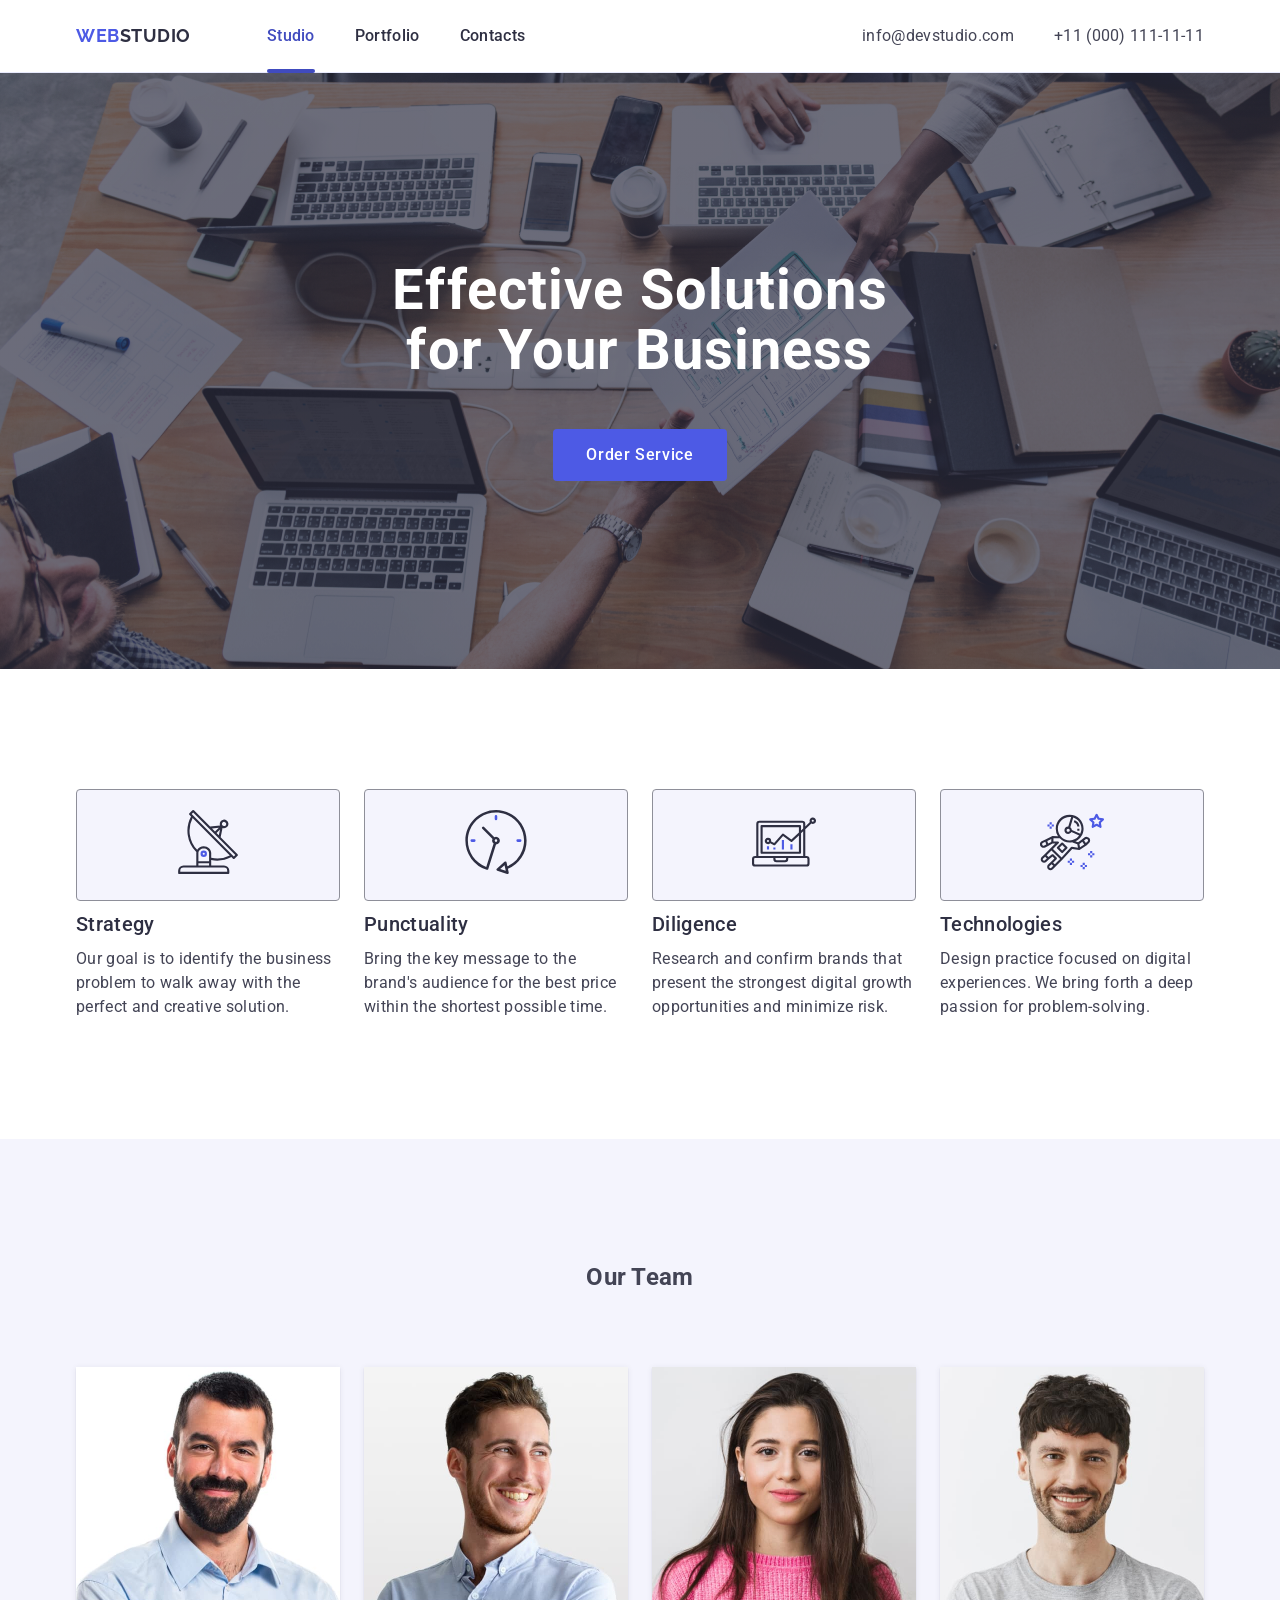
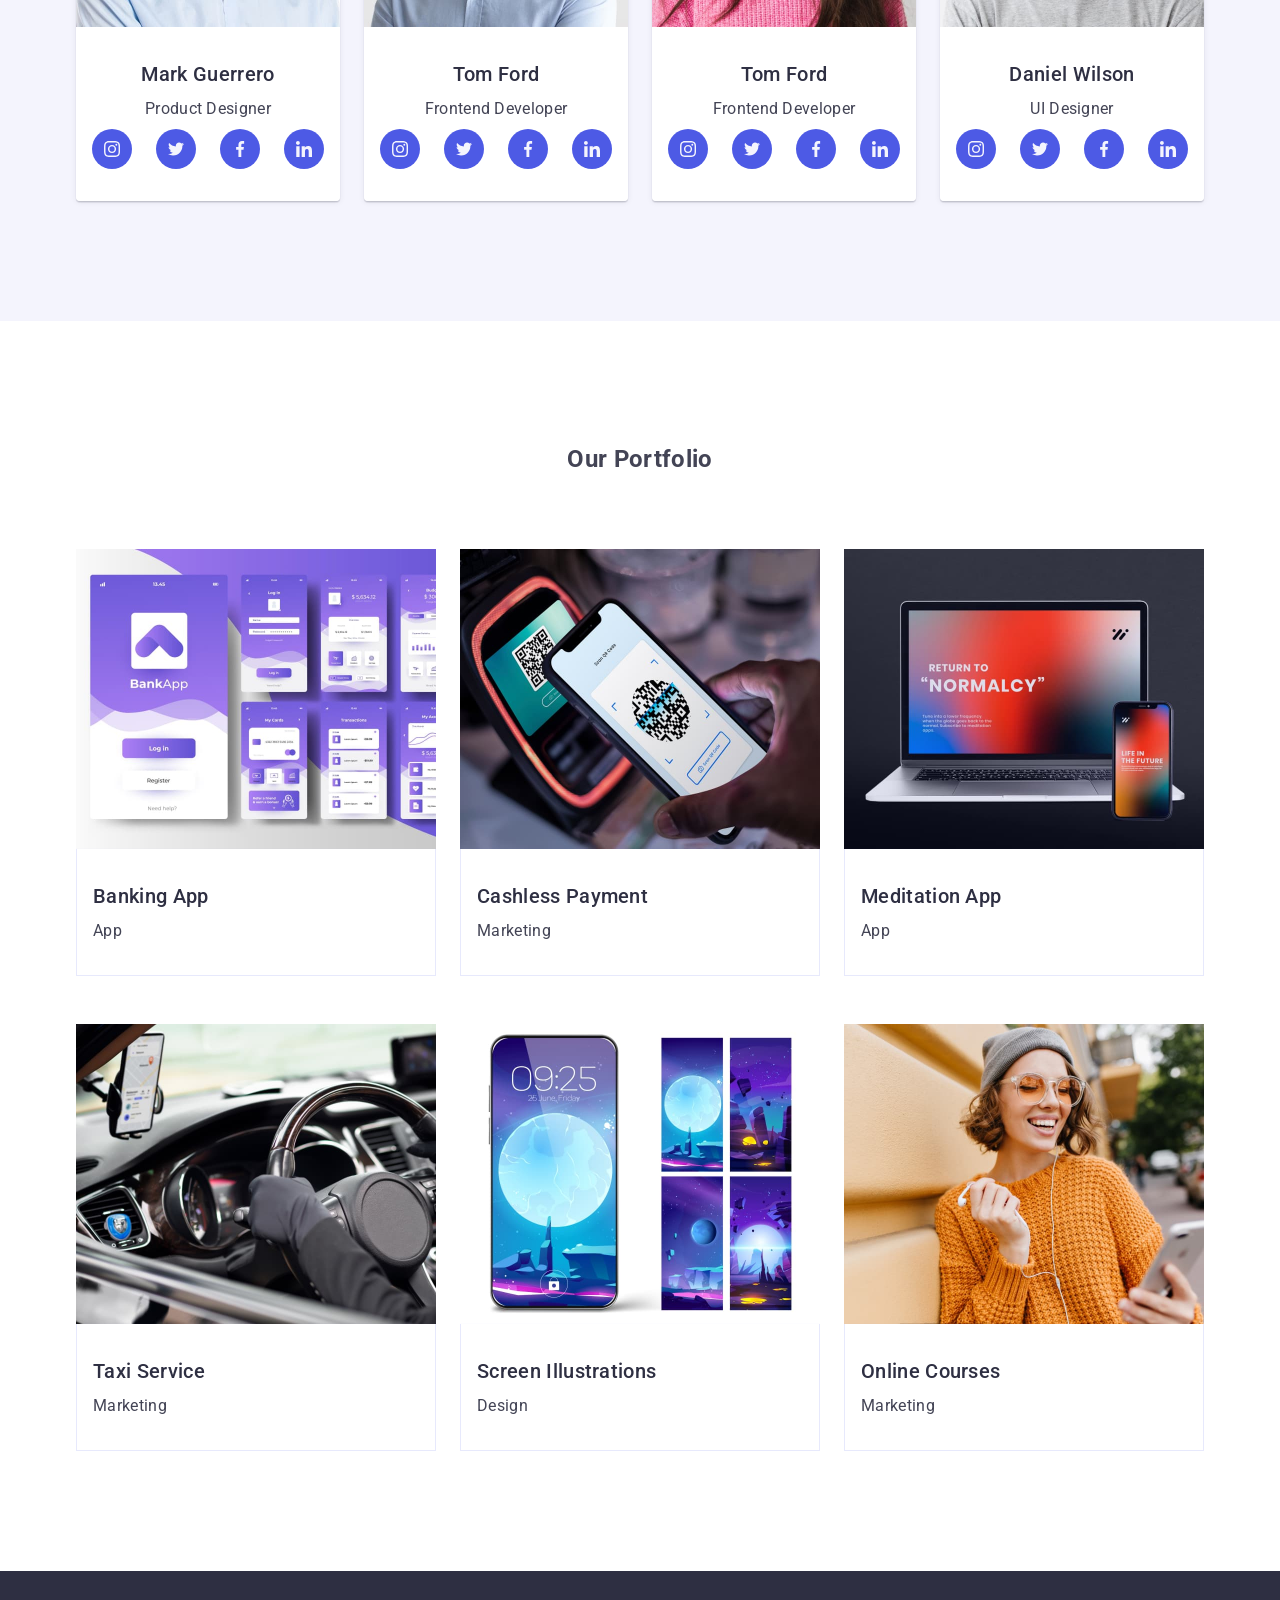
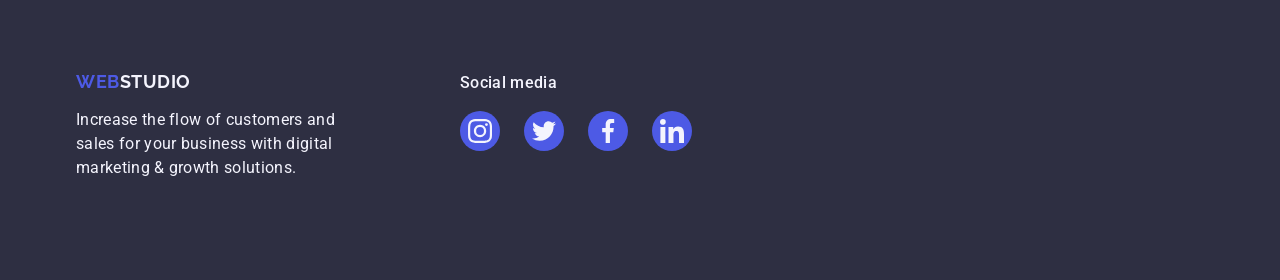
<file: index.html>
<!DOCTYPE html>
<html lang="en">
<head>
    <meta charset="UTF-8">
    <meta name="viewport" content="width=device-width, initial-scale=1.0">
    <title>WebStudio</title>
    <link rel="stylesheet" href="https://cdnjs.cloudflare.com/ajax/libs/modern-normalize/3.0.1/modern-normalize.min.css">
    <link rel="preconnect" href="https://fonts.googleapis.com">
    <link rel="preconnect" href="https://fonts.gstatic.com" crossorigin>
    <link href="https://fonts.googleapis.com/css2?family=Raleway:wght@700&family=Roboto:wght@400;500;700&display=swap"
    rel="stylesheet">
    <link rel="stylesheet" href="./css/styles.css">
</head>
<body>
    <!-- ========= #region header========= -->
        <header class="header-page">
                <div class="container header-container">
                    <nav class="header-nav">
                    <a class="logo logo-header" href="./index.html">Web<span class="logo-part">studio</span></a>
                    <ul class="nav-list">
                        <li class="nav-item studio"><a class="nav-link current" href="./index.html">Studio</a></li>
                        <li class="nav-item"><a class="nav-link" href="">Portfolio</a></li>
                        <li class="nav-item"><a class="nav-link" href="">Contacts</a></li>
                    </ul>
                </nav>

               <address class="contacts">
                <ul class="contacts-list">
                    <li class="contacts-item">
                        <a class="contacts-link" href="mailto:info@devstudio.com">info@devstudio.com</a>
                    </li>
                    <li class="contacts-item">
                        <a class="contacts-link" href="tel:++11(000)1111111">+11 (000) 111-11-11</a>
                    </li>
                </ul>
               </address>
            </div>
        </header>
        <!-- ========= #endregion header========= -->
        <main>
            <!-- ==========#region hero========== -->
            <section class="section section-hero">
                <div class="container">
                    <h1 class="title-hero">Effective Solutions<br>
                        for Your Business</h1>
                    <button class="button-hero" type="button">Order Service</button>
                </div>
            </section>
            <!--======== #endregion hero ======-->

            <!-- ==========#region our-benefits======== -->
            <section class="section">
               <div class="container">
                <h2 class="visually-hidden">Our Benefits</h2>
            <ul class="list-benefits">
                <li class="item-benefits">
                    <div class="benefits-svg-container">
                        <a class="benefits-svg-link" href="">
                            <svg class="bnf-icon" width="64" height="64">
                                <use href="./images/icons.svg#icon-antenna"></use>
                            </svg>
                        </a>
                    </div>
                    <h3 class="list-title">Strategy</h3>
                    <p class="text-benefits">Our goal is to identify the business
                        problem to walk away with the perfect and creative solution.</p>
                </li>
                <li class="item-benefits">
                    <div class="benefits-svg-container">
                        <a class="benefits-svg-link" href="">
                            <svg class="bnf-icon" width="64" height="64">
                                <use href="./images/icons.svg#icon-clock"></use>
                            </svg>
                        </a>
                    </div>
                    <h3 class="list-title">Punctuality</h3>
                    <p class="text-benefits">Bring the key message to the brand's audience for the best price within the shortest possible time.</p>
                </li>
                <li class="item-benefits">
                    <div class="benefits-svg-container">
                        <a class="benefits-svg-link" href="">
                            <svg class="bnf-icon" width="64" height="64">
                                <use href="./images/icons.svg#icon-diagram"></use>
                            </svg>
                        </a>
                    </div>
                    <h3 class="list-title">Diligence</h3>
                    <p class="text-benefits">Research and confirm brands that present the strongest digital growth opportunities and minimize risk.</p>
                </li>
                <li class="item-benefits">
                    <div class="benefits-svg-container">
                        <a class="benefits-svg-link" href="">
                            <svg class="bnf-icon" width="64" height="64">
                                <use href="./images/icons.svg#icon-astronaut"></use>
                            </svg>
                        </a>
                    </div>
                    <h3 class="list-title">Technologies</h3>
                    <p class="text-benefits">Design practice focused on digital experiences. We bring forth a deep passion for problem-solving.</p>
                </li>
            </ul>
                </div>
            </section>
            <!-- ======#endregion our-benefits=======-->

            <!-- ============#region our-team========== -->

            <section class="section section-team">
                <div class="container">
                    <h2 class="section-title">Our Team</h2>
                    <ul class="list-team">
                        <li class="item-list-team">
                            <img src="./images/Mark.jpg" alt="man with a beard" width="264" height="260">
                            <div class="text-team-content">
                                <h3 class="list-title">Mark Guerrero</h3>
                                <p class="text-team">Product Designer</p>
                                <ul class="list-team-socials">
                                    <li class="item-team-socials">
                                        <a class="link-socials">
                                            <svg class="svg-socials" width="16" height="16">
                                                <use href="./images/icons.svg#icon-instagram"></use>
                                            </svg>
                                        </a>
                                    </li>
                                    <li class="item-team-socials">
                                        <a class="link-socials">
                                            <svg class="svg-socials" width="16" height="16">
                                                <use href="./images/icons.svg#icon-twitter"></use>
                                            </svg>
                                        </a>
                                    </li>
                                    <li class="item-team-socials">
                                        <a class="link-socials">
                                            <svg class="svg-socials" width="16" height="16">
                                                <use href="./images/icons.svg#icon-facebook"></use>
                                            </svg>
                                        </a>
                                    </li>
                                    <li class="item-team-socials">
                                        <a class="link-socials">
                                            <svg class="svg-socials" width="16" height="16">
                                                <use href="./images/icons.svg#icon-linkedin"></use>
                                            </svg>
                                        </a>
                                    </li>
                
                                </ul>
                            </div>
                        </li>
                        <li class="item-list-team">
                            <img src="./images/Tom.jpg" alt="man with a smile" width="264" height="260">
                            <div class="text-team-content">
                                <h3 class="list-title">Tom Ford</h3>
                                <p class="text-team">Frontend Developer</p>
                                 <ul class="list-team-socials">
                                    <li class="item-team-socials">
                                        <a class="link-socials">
                                            <svg class="svg-socials" width="16" height="16">
                                                <use href="./images/icons.svg#icon-instagram"></use>
                                            </svg>
                                        </a>
                                    </li>
                                    <li class="item-team-socials">
                                        <a class="link-socials">
                                            <svg class="svg-socials" width="16" height="16">
                                                <use href="./images/icons.svg#icon-twitter"></use>
                                            </svg>
                                        </a>
                                    </li>
                                    <li class="item-team-socials">
                                        <a class="link-socials">
                                            <svg class="svg-socials" width="16" height="16">
                                                <use href="./images/icons.svg#icon-facebook"></use>
                                            </svg>
                                        </a>
                                    </li>
                                    <li class="item-team-socials">
                                        <a class="link-socials">
                                            <svg class="svg-socials" width="16" height="16">
                                                <use href="./images/icons.svg#icon-linkedin"></use>
                                            </svg>
                                        </a>
                                    </li>
                
                                </ul>
                            </div>
                        </li>
                        <li class="item-list-team">
                            <img src="./images/Camila.jpg" alt="young lady" width="264" height="260">
                            <div class="text-team-content">
                                <h3 class="list-title">Tom Ford</h3>
                                <p class="text-team">Frontend Developer</p>
                                 <ul class="list-team-socials">
                                    <li class="item-team-socials">
                                        <a class="link-socials">
                                            <svg class="svg-socials" width="16" height="16">
                                                <use href="./images/icons.svg#icon-instagram"></use>
                                            </svg>
                                        </a>
                                    </li>
                                    <li class="item-team-socials">
                                        <a class="link-socials">
                                            <svg class="svg-socials" width="16" height="16">
                                                <use href="./images/icons.svg#icon-twitter"></use>
                                            </svg>
                                        </a>
                                    </li>
                                    <li class="item-team-socials">
                                        <a class="link-socials">
                                            <svg class="svg-socials" width="16" height="16">
                                                <use href="./images/icons.svg#icon-facebook"></use>
                                            </svg>
                                        </a>
                                    </li>
                                    <li class="item-team-socials">
                                        <a class="link-socials">
                                            <svg class="svg-socials" width="16" height="16">
                                                <use href="./images/icons.svg#icon-linkedin"></use>
                                            </svg>
                                        </a>
                                    </li>
                
                                </ul>
                            </div>
                        </li>
                        <li class="item-list-team">
                            <img src="./images/Daniel.jpg" alt="young man" width="264" height="260">
                            <div class="text-team-content">
                                <h3 class="list-title">Daniel Wilson</h3>
                                <p class="text-team">UI Designer</p>
                                 <ul class="list-team-socials">
                                    <li class="item-team-socials">
                                        <a class="link-socials">
                                            <svg class="svg-socials" width="16" height="16">
                                                <use href="./images/icons.svg#icon-instagram"></use>
                                            </svg>
                                        </a>
                                    </li>
                                    <li class="item-team-socials">
                                        <a class="link-socials">
                                            <svg class="svg-socials" width="16" height="16">
                                                <use href="./images/icons.svg#icon-twitter"></use>
                                            </svg>
                                        </a>
                                    </li>
                                    <li class="item-team-socials">
                                        <a class="link-socials">
                                            <svg class="svg-socials" width="16" height="16">
                                                <use href="./images/icons.svg#icon-facebook"></use>
                                            </svg>
                                        </a>
                                    </li>
                                    <li class="item-team-socials">
                                        <a class="link-socials">
                                            <svg class="svg-socials" width="16" height="16">
                                                <use href="./images/icons.svg#icon-linkedin"></use>
                                            </svg>
                                        </a>
                                    </li>
                
                                </ul>
                            </div>
                        </li>
                    </ul>
                </div>
            </section>
            <!-- ========#endregion our-team========-->
             
            <!--  ===========#region our-portfolio=======  -->
            
            <section class="section section-portfolio">
                <div class="container">
                    <h2 class="section-title">Our Portfolio</h2>
                    <ul class="list-portfolio">
                        <li class="item-list-prtfl">
                            <div class="thumb">
                                <img src="./images/Banking-App.jpg" alt="open purple files" width="360" height="260">
                                <p class="overlay-text">14 Stylish and User-Friendly App Design Concepts · Task Manager App · Calorie Tracker App · Exotic Fruit Ecommerce App · Cloud Storage App</p>
                            </div>
                            <div class="portfolio-content">
                                <h3 class="list-title">Banking App</h3>
                                <p>App</p>
                            </div>
                        </li>
                        <li class="item-list-prtfl">
                            <div class="thumb">
                                <img src="./images/Cashless-Payment.jpg" alt="qr on phone" width="360" height="260">
                                <p class="overlay-text">14 Stylish and User-Friendly App Design Concepts · Task Manager App · Calorie Tracker App · Exotic Fruit Ecommerce App · Cloud Storage App</p>
                            </div>
                            <div class="portfolio-content">
                                <h3 class="list-title">Cashless Payment</h3>
                                <p>Marketing</p>
                            </div>
                        </li>
                        <li class="item-list-prtfl">
                           <div class="thumb">
                            <img src="./images/Meditation-App.jpg" alt="laptop" width="360" height="260">
                            <p class="overlay-text">14 Stylish and User-Friendly App Design Concepts · Task Manager App · Calorie Tracker App · Exotic Fruit Ecommerce App · Cloud Storage App</p>
                           </div>
                            <div class="portfolio-content">
                                <h3 class="list-title">Meditation App</h3>
                                <p>App</p>
                            </div>
                        </li>
                        <li class="item-list-prtfl">
                            <div class="thumb">
                                <img src="./images/Taxi-Service.jpg" alt="car steering wheel " width="360" height="260">
                                <p class="overlay-text">14 Stylish and User-Friendly App Design Concepts · Task Manager App · Calorie Tracker App · Exotic Fruit Ecommerce App · Cloud Storage App</p>
                            </div>
                            <div class="portfolio-content">
                                <h3 class="list-title">Taxi Service</h3>
                                <p>Marketing</p>
                            </div>
                        </li>
                        <li class="item-list-prtfl">
                            <div class="thumb">
                                <img src="./images/Screen-Illustrations.jpg" alt="phone and screen" width="360" height="260">
                                <p class="overlay-text">14 Stylish and User-Friendly App Design Concepts · Task Manager App · Calorie Tracker App · Exotic Fruit Ecommerce App · Cloud Storage App</p>
                            </div>
                            <div class="portfolio-content">
                                <h3 class="list-title">Screen Illustrations</h3>
                                <p>Design</p>
                            </div>
                        </li>
                        <li class="item-list-prtfl">
                            <div class="thumb">
                                <img src="./images/Online-Courses.jpg" alt="girl with headphones" width="360" height="260">
                                <p class="overlay-text">14 Stylish and User-Friendly App Design Concepts · Task Manager App · Calorie Tracker App · Exotic Fruit Ecommerce App · Cloud Storage App</p>
                            </div>
                            <div class="portfolio-content">
                                <h3 class="list-title">Online Courses</h3>
                                <p>Marketing</p>
                            </div>
                        </li>
                    </ul>
                </div>
                
            </section>
            <!--  ===========#endregion our-portfolio=======  -->

            <!-- ==========#region footer======== -->

            <footer class="section section-footer">
                <div class="container footer-container">
                    <div class="paragraph-cont">
                        <a class="logo logo-footer" href="./index.html">Web<span class="logo-part">studio</span></a>
                        <p class="text-footer">Increase the flow of customers and sales for your business with digital marketing & growth
                            solutions.</p>
                    </div>
                    <div class="footer-socials">
                        <p class="text-footer social">Social media</p>
                        <ul class="list-team-socials">
                            <li class="item-team-socials">
                                <a class="link-socials">
                                    <svg class="svg-socials" width="24" height="24">
                                        <use href="./images/icons.svg#icon-instagram"></use>
                                    </svg>
                                </a>
                            </li>
                            <li class="item-team-socials">
                                <a class="link-socials">
                                    <svg class="svg-socials" width="24" height="24">
                                        <use href="./images/icons.svg#icon-twitter"></use>
                                    </svg>
                                </a>
                            </li>
                            <li class="item-team-socials">
                                <a class="link-socials">
                                    <svg class="svg-socials" width="24" height="24">
                                        <use href="./images/icons.svg#icon-facebook"></use>
                                    </svg>
                                </a>
                            </li>
                            <li class="item-team-socials">
                                <a class="link-socials">
                                    <svg class="svg-socials" width="24" height="24">
                                        <use href="./images/icons.svg#icon-linkedin"></use>
                                    </svg>
                                </a>
                            </li>
                    
                        </ul>
                    
                    </div>
                </div>
                </footer>
            <!-- ==========#endregion footer========-->

        </main>

    
</body>
</html>
</file>
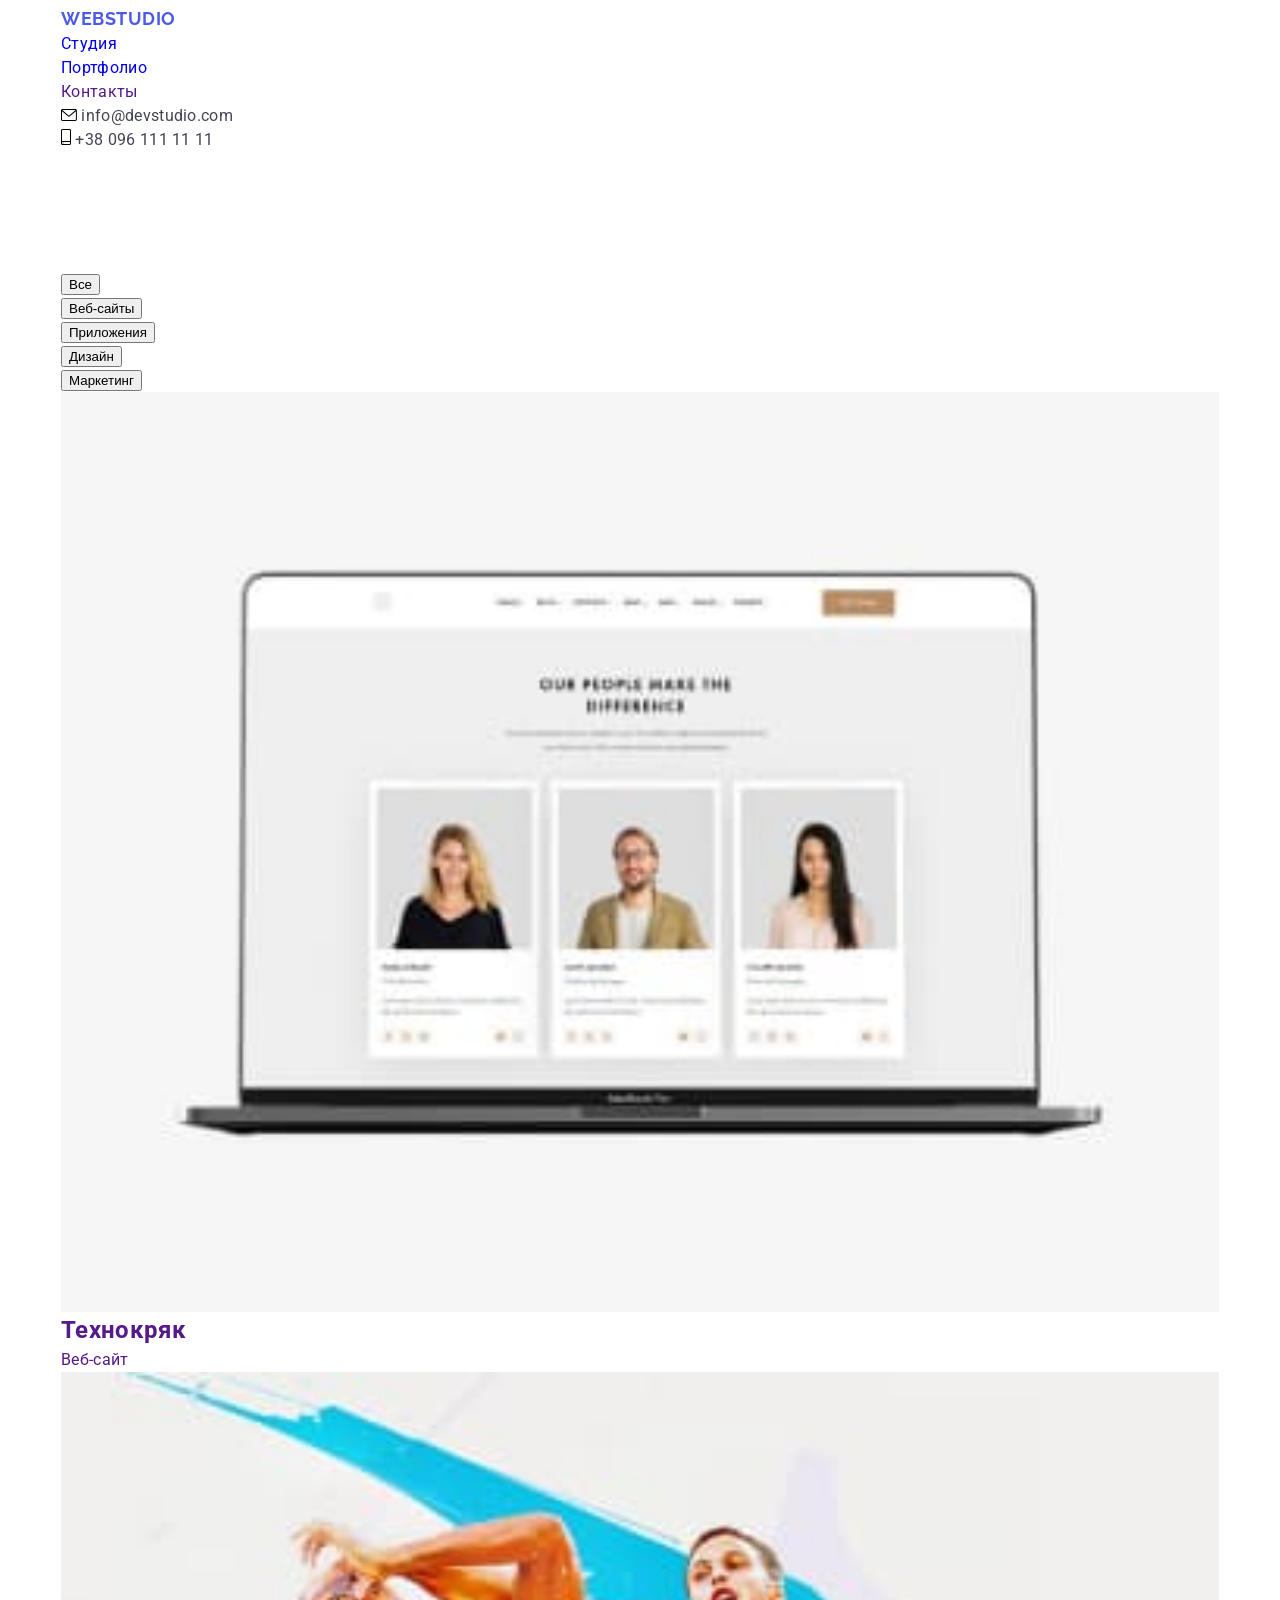
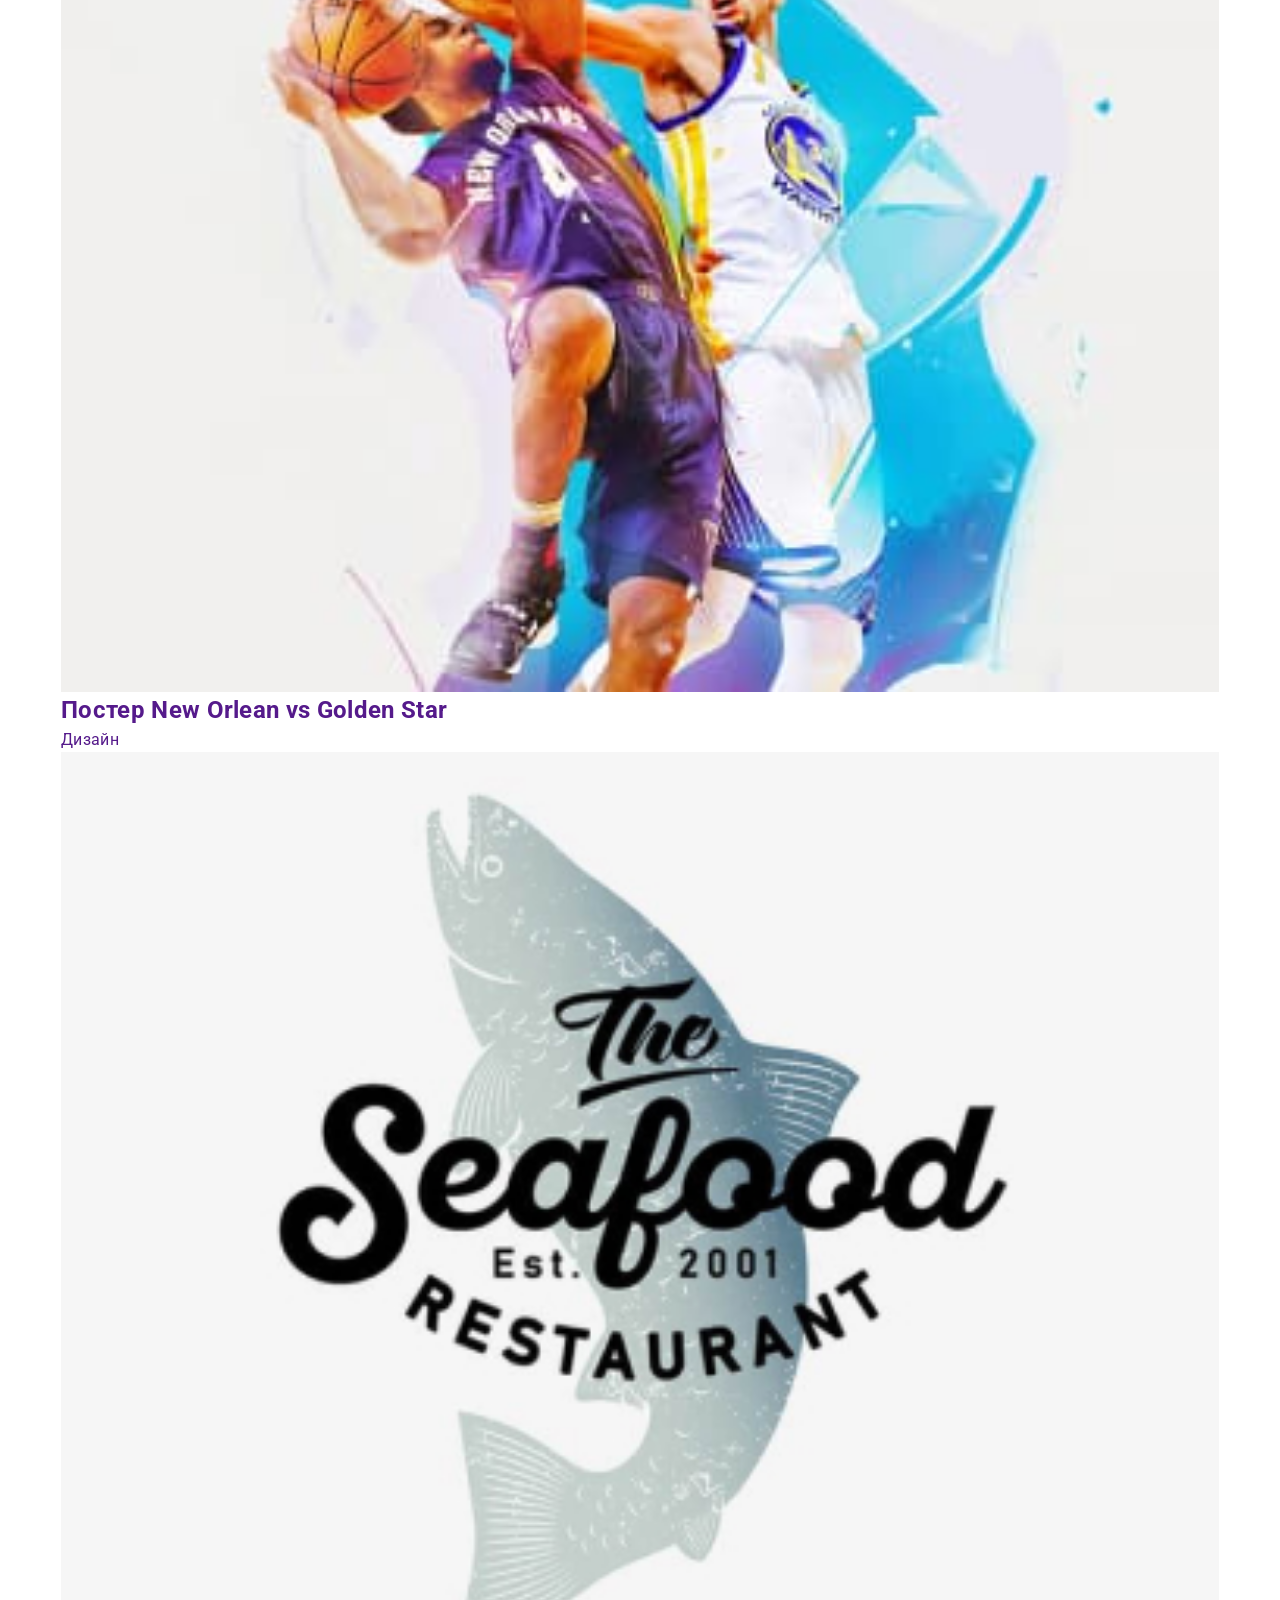
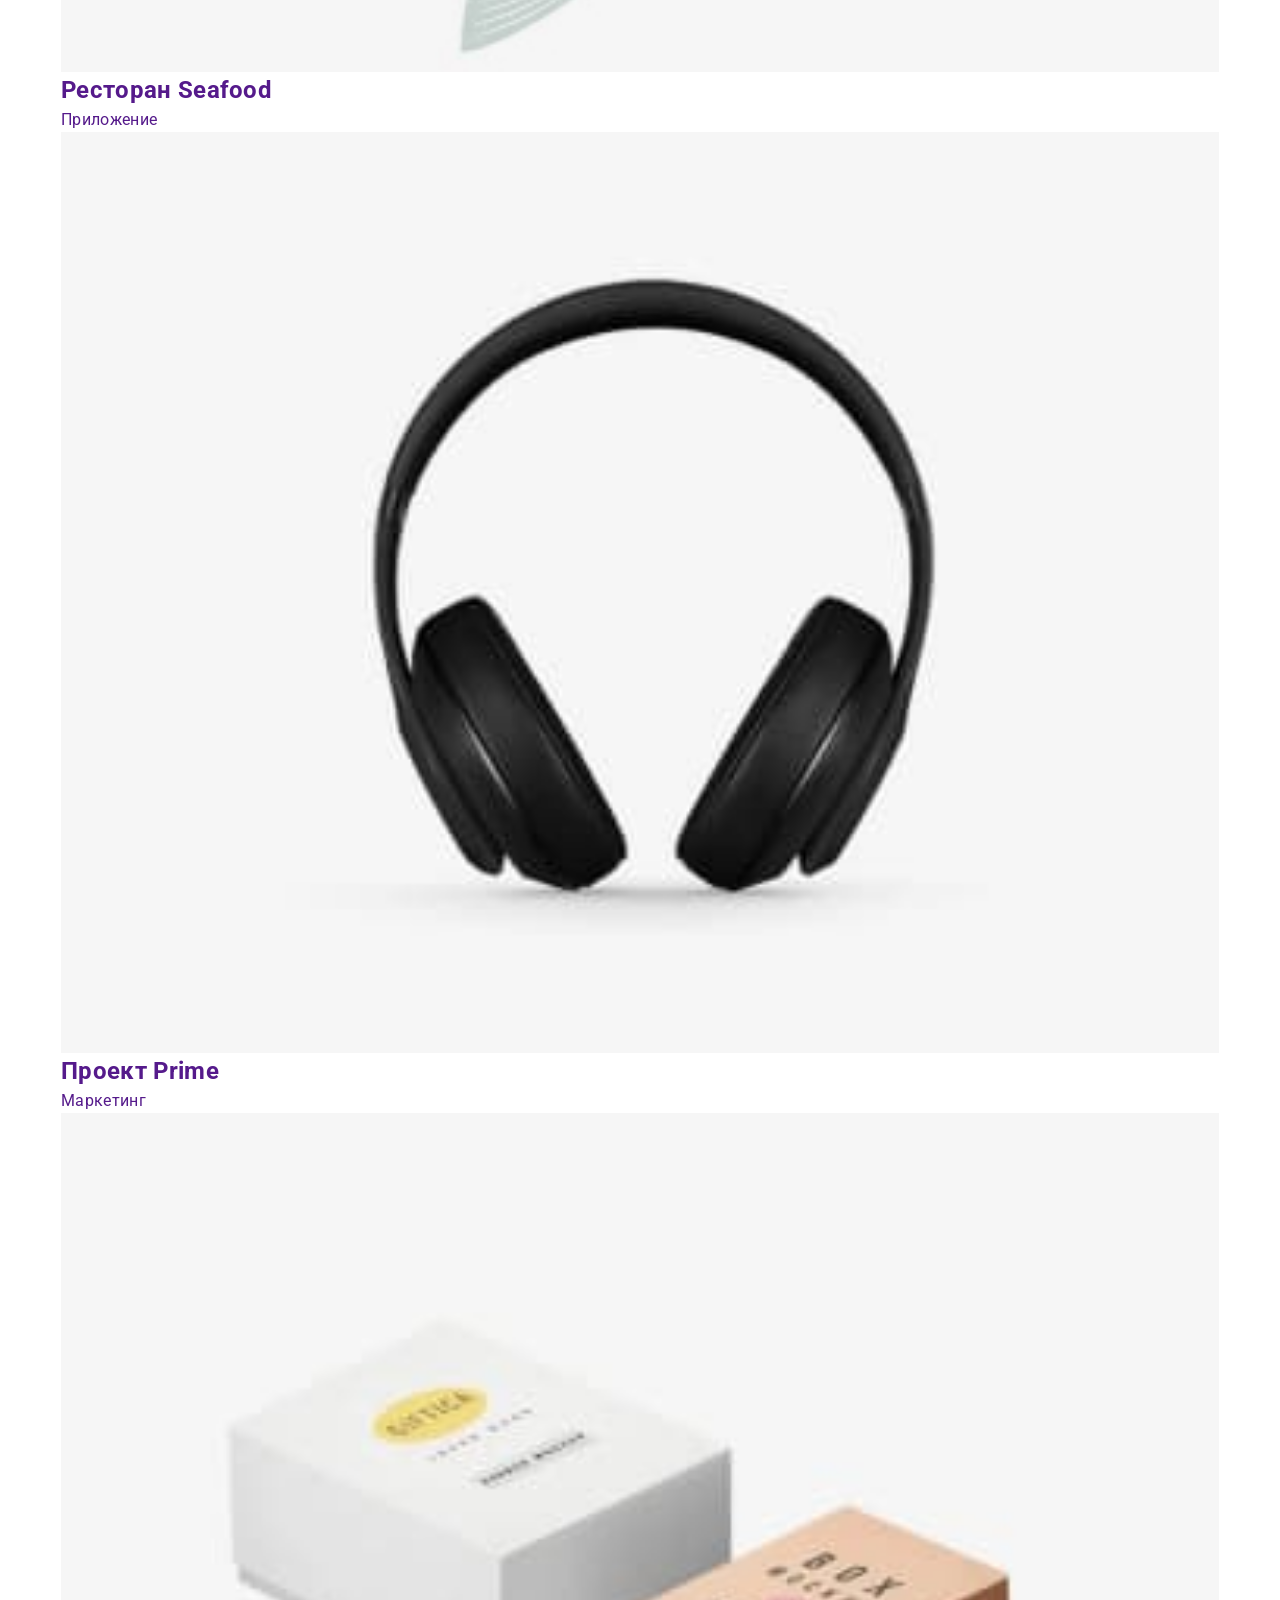
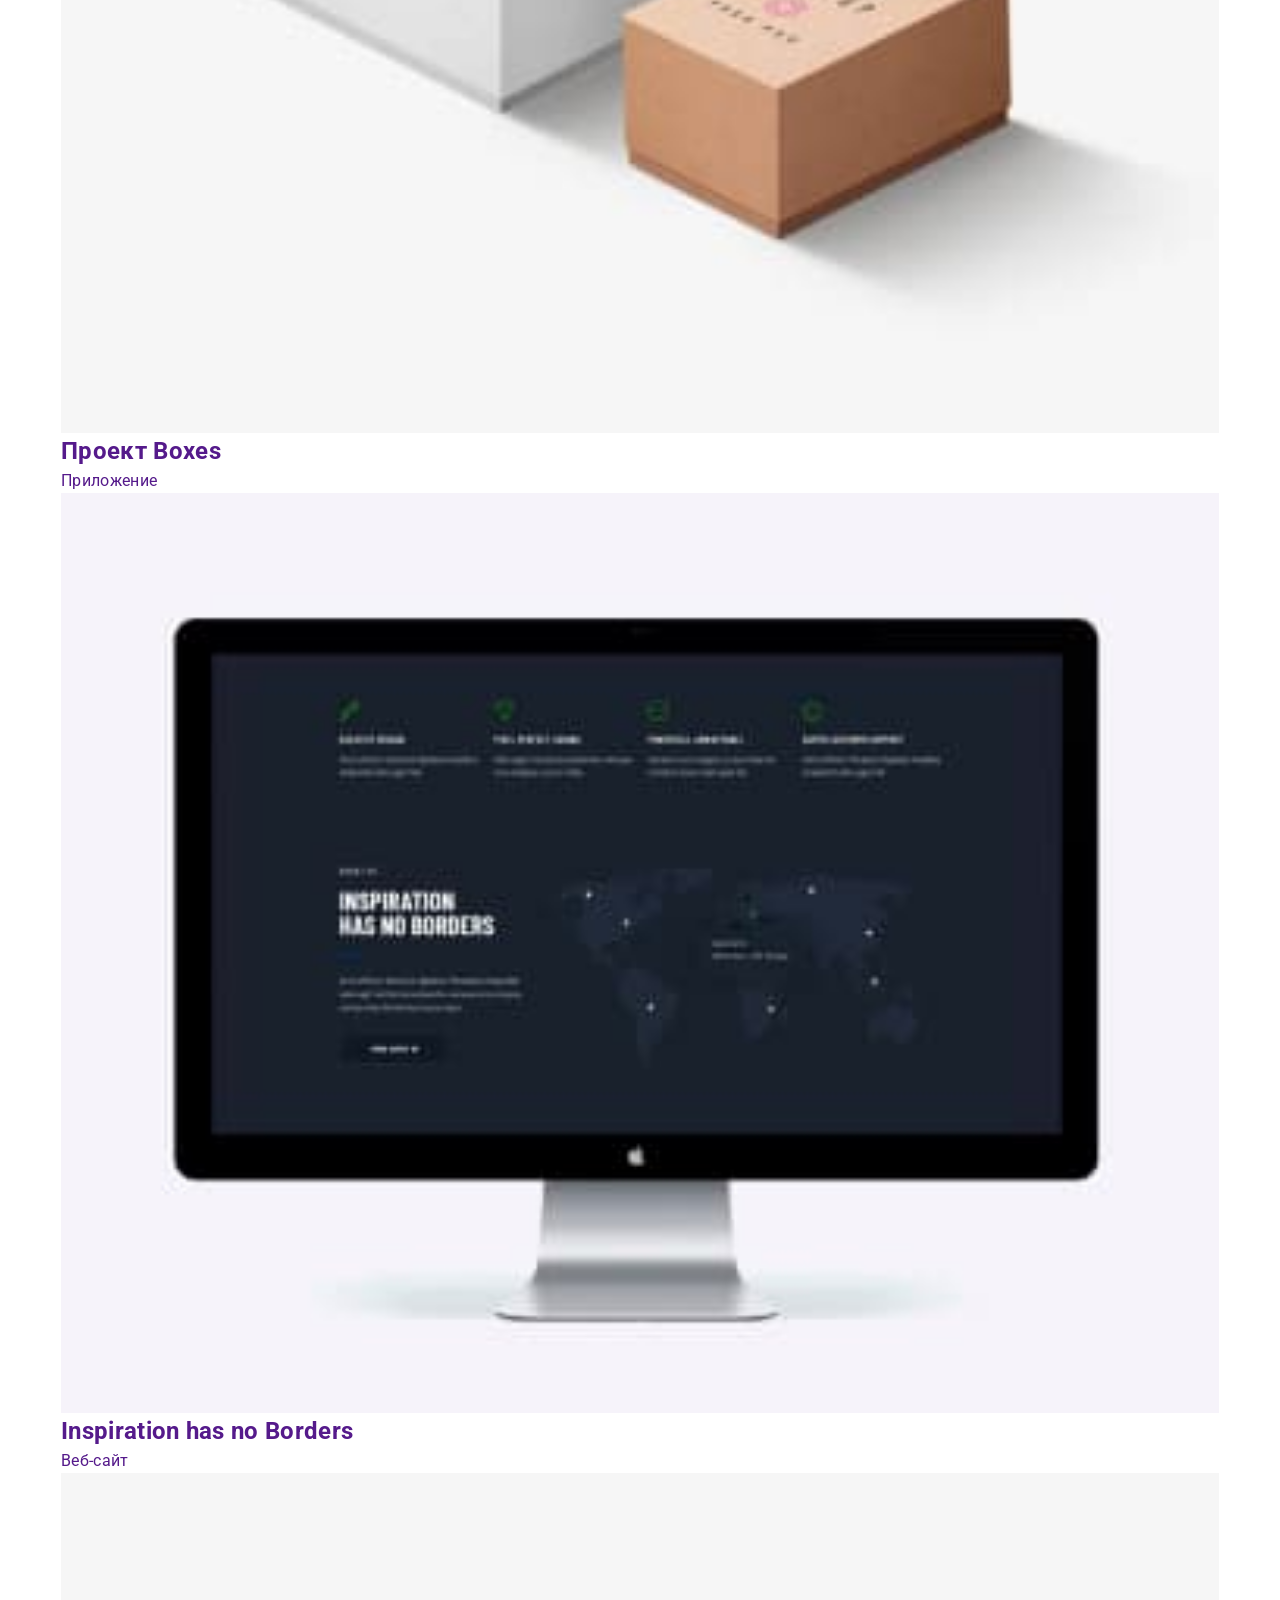
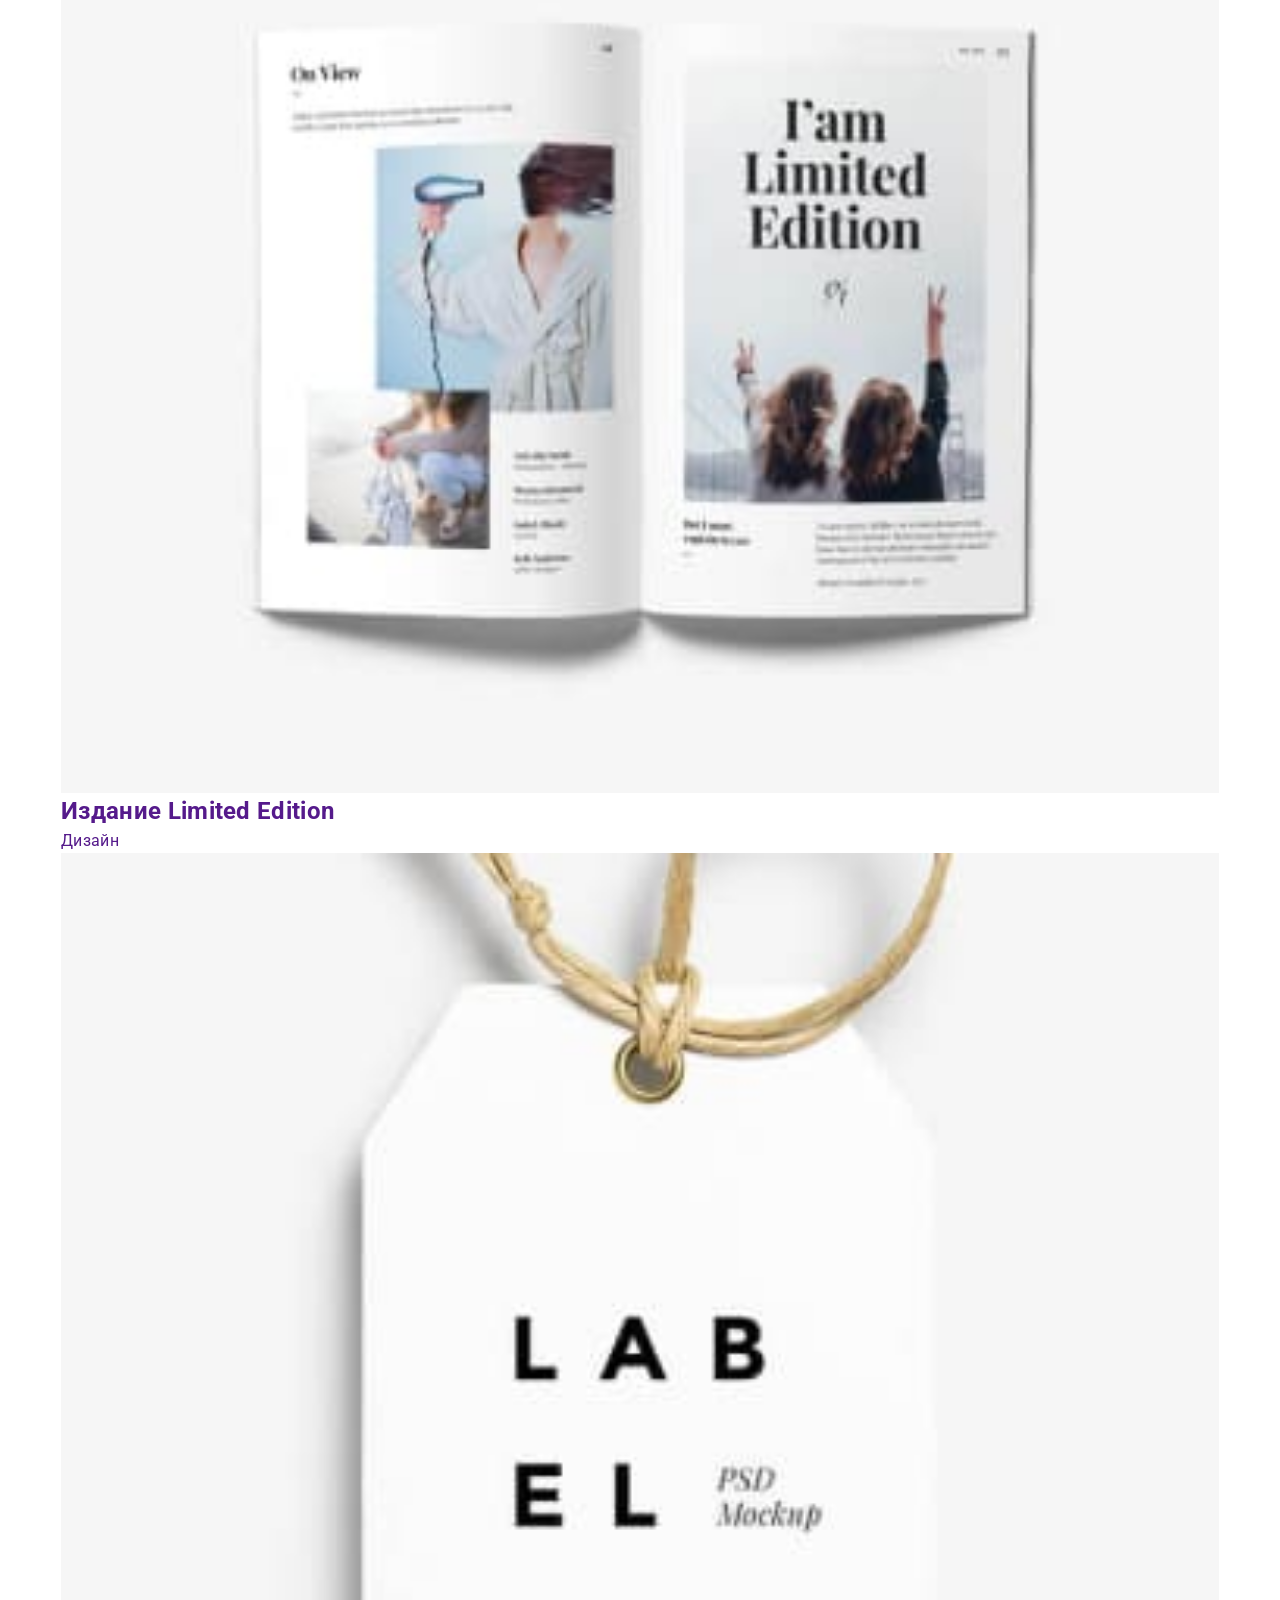
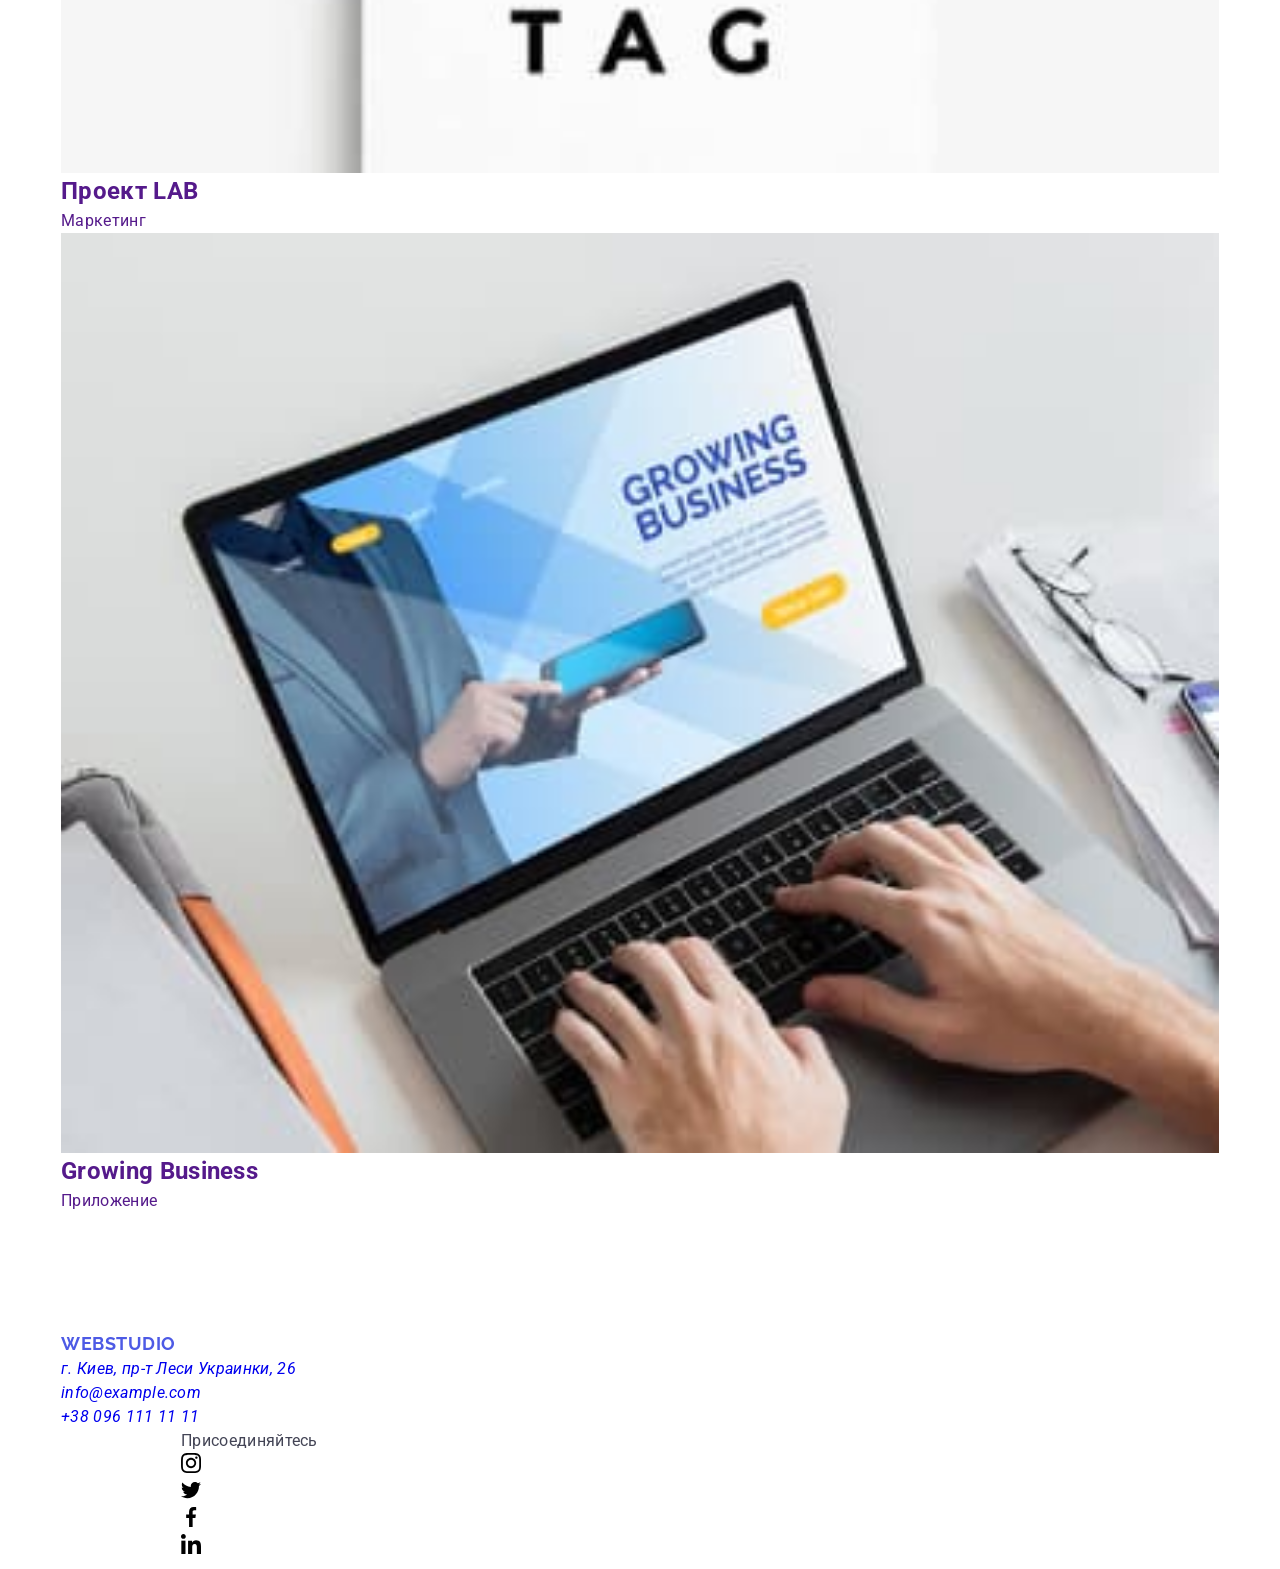
<file: portfolio.html>
<!DOCTYPE html>
<html lang="ru">
<head>
    <meta charset="UTF-8">
    <meta http-equiv="X-UA-Compatible" content="IE=edge">
    <meta name="viewport" content="width=device-width, initial-scale=1.0">
    <title>Document</title>
    <link href="https://fonts.googleapis.com/css2?family=Raleway:wght@700&family=Roboto:wght@400;500;700;900&display=swap"
        rel="stylesheet">
    <link rel="stylesheet" href="https://github.com/sindresorhus/modern-normalize/blob/main/modern-normalize.css">
    <link rel="stylesheet" href="./css/styles.css">
</head>
<body>
        <!--Шапка сайта-->
    <header class="page-header">
        <nav class="container main-nav">
            <a href="./index.html" class="logo"><span>Web</span>Studio</a>
            <ul class="site-nav list">
                <li class="item"><a href="./index.html" class="link">Студия</a></li>
                <li class="item"><a href="./portfolio.html" class="link">Портфолио</a></li>
                <li class="item"><a href="" class="link">Контакты</a></li>
            </ul>
    
            <ul class="contacts list">
                <li class="item">
                    <a href="mailto:info@devstudio.com" class="contacts-link">
                        <svg class="icon-contacts" width="16" height="12">
                            <use href="./images/icon.svg#icon-envelope"></use>
                        </svg>
                        <span>info@devstudio.com</span>
                    </a>
                </li>
                <li class="item">
                    <a href="tel:+380961111111" class="contacts-link">
                        <svg class="icon-contacts" width="10" height="16">
                            <use href="./images/icon.svg#icon-smartphone"></use>
                        </svg>
                        <span>+38 096 111 11 11</span>
                    </a>
                </li>
            </ul>
        </nav>
    </header>

        <main>
            <!--Портфолио-->
            <section class="section">
                <div class="container container-filtr">
                <!--Смысловой заголовок, который скроется в css-->
                <h1 class="visually-hidden">Наши работы</h1>
                <ul class="filtr list">
                    <li class="filtr-button"><button type="button" class="button">Все</button></li>
                    <li class="filtr-button"><button type="button" class="button">Веб-сайты</button></li>
                    <li class="filtr-button"><button type="button" class="button">Приложения</button></li>
                    <li class="filtr-button"><button type="button" class="button">Дизайн</button></li>
                    <li class="filtr-button"><button type="button" class="button">Маркетинг</button></li>
                </ul>

                <ul class="list list-examples">
                    <li class="examples-elements">
                        <a href="" class="examples-link">
                            <img src="./images/Технокряк.jpg" alt="Команда" width="370">
                            <div class="examples-text">
                            <h2 class="title-list">Технокряк</h2>
                            <p class="text">Веб-сайт</p>
                            </div>
                        </a>
                    </li>

                    <li class="examples-elements">
                        <a href="" class="examples-link">
                            <img src="./images/Постер.jpg" alt="Два баскетболиста" width="370">  
                            <div class="examples-text">
                            <h2 class="title-list">Постер New Orlean vs Golden Star</h2>
                            <p class="text">Дизайн</p>
                            </div>
                        </a>
                    </li>

                    <li class="examples-elements">
                        <a href="" class="examples-link">
                            <img src="./images/Ресторан.jpg" alt="Логотип ресторана с рыбой" width="370">
                            <div class="examples-text">
                            <h2 class="title-list">Ресторан Seafood</h2>
                            <p class="text">Приложение</p>
                            </div>
                        </a>
                    </li>

                    <li class="examples-elements">
                        <a href="" class="examples-link">
                            <img src="./images/Prime.jpg" alt="Наушники" width="370">
                            <div class="examples-text">
                            <h2 class="title-list">Проект Prime</h2>
                            <p class="text">Маркетинг</p>
                            </div>
                        </a>
                    </li>

                    <li class="examples-elements">
                        <a href="" class="examples-link">
                            <img src="./images/Boxes.jpg" alt="Коробка" width="370">
                            <div class="examples-text">
                            <h2 class="title-list">Проект Boxes</h2>
                            <p class="text">Приложение</p>
                            </div>
                        </a>
                    </li>

                    <li class="examples-elements">
                        <a href="" class="examples-link">
                            <img src="./images/Inspiration.jpg" alt="Экран компьютера" width="370">
                            <div class="examples-text">
                            <h2 class="title-list">Inspiration has no Borders</h2>
                            <p class="text">Веб-сайт</p>
                            </div>
                        </a>
                    </li>

                    <li class="examples-elements">
                        <a href="" class="examples-link">
                            <img src="./images/Издание.jpg" alt="Книга" width="370">
                            <div class="examples-text">
                            <h2 class="title-list">Издание Limited Edition</h2>
                            <p class="text">Дизайн</p>
                            </div>
                        </a>
                    </li>

                    <li class="examples-elements">
                        <a href="" class="examples-link">
                            <img src="./images/Lab.jpg" alt="Бреллок" width="370">
                            <div class="examples-text">
                            <h2 class="title-list">Проект LAB</h2>
                            <p class="text">Маркетинг</p>
                            </div>
                        </a>
                    </li>

                    <li class="examples-elements">
                        <a href="" class="examples-link">
                            <img src="./images/Growing.jpg" alt="Ноутбук" width="370"> 
                            <div class="examples-text">
                            <h2 class="title-list">Growing Business</h2>
                            <p class="text">Приложение</p>
                            </div>
                        </a>
                    </li>
                </ul>
                </div>

            </section>

        </main>

            <!--Футер-->
            <footer>
    <section class="footer">
        <div class="container footer-cont">
            <div class="footer-address">
            <a href="./index.html" class="logo footer"><span>Web</span>Studio</a>
            <address>
                <ul class="address list">
                    <li class="footer-item">
                        <a href="https://google/maps/CWAaKW5dbzgjnJqV8" class="address-text">г. Киев, пр-т Леси Украинки, 26</a>
                    </li>
                    <li class="footer-item">
                        <a href="mailto:info@example.com" class="footer-contacts">info@example.com</a>
                    </li>
                    <li class="footer-item">
                        <a href="tel:+380961111111" class="footer-contacts">+38 096 111 11 11</a>
                    </li>
                </ul>
            </address>
        </div>

                    <div class="footer-socials join">
                        <p class="text-join">Присоединяйтесь</p>
                        <ul class="footer-join-list list">
                            <li class="footer-socials-item">
                                <a href="" class="footer-socials-link">
                                    <svg class="footer-socials-icon" width="20" height="20">
                                        <use href="./images/icon.svg#icon-instagram-2"></use>
                                    </svg>
                                </a>
                            </li>
                            <li class="footer-socials-item">
                                <a href="" class="footer-socials-link">
                                    <svg class="footer-socials-icon" width="20" height="20">
                                        <use href="./images/icon.svg#icon-twitter-1"></use>
                                    </svg>
                                </a>
                            </li>
                            <li class="footer-socials-item">
                                <a href="" class="footer-socials-link">
                                    <svg class="footer-socials-icon" width="20" height="20">
                                        <use href="./images/icon.svg#icon-facebook-1"></use>
                                    </svg>
                                </a>
                            </li>
                            <li class="footer-socials-item">
                                <a href="" class="footer-socials-link">
                                    <svg class="footer-socials-icon" width="20" height="20">
                                        <use href="./images/icon.svg#icon-linkedin-1"></use>
                                    </svg>
                                </a>
                            </li>
                        </ul>
                    </div>
        </div>
    </section>
    </footer>
</body>
</html>
</file>
<file: css/styles.css>
body {
  font-family: 'Roboto', sans-serif;
  font-size: 16px;
  line-height: 1.5;
  letter-spacing: 0.02em;

  color: #434455;
  background: #fff;
}

a {
  text-decoration: none;
}

h1,
h2,
h3,
h4,
h5,
h6,
p {
  margin-top: 0;
  margin-bottom: 0;
}

ul,
ol {
  padding: 0;
  margin: 0;
  list-style-type: none;
}

img {
  display: block;
  width: 100%;
  height: auto;
}

button {
  cursor: pointer;
}

.section {
  padding-top: 120px;
  padding-bottom: 120px;
}
.container {
  max-width: 1158px;
  padding: 0 15px;
  margin: 0 auto;
}

/*#region header*/
.header-page {
  border-bottom: 1px solid #e7e9fc;
  box-shadow: 0 1px 6px 0 rgba(46, 47, 66, 0.08),
    0 1px 1px 0 rgba(46, 47, 66, 0.16), 0 2px 1px 0 rgba(46, 47, 66, 0.08);
}

.header-container {
  display: flex;
  align-items: center;
}

.header-nav {
  display: flex;
  align-items: center;
}

.logo {
  font-family: 'Raleway', sans-serif;
  font-weight: 700;
  font-size: 18px;
  line-height: 1.17;
  letter-spacing: 0.03em;
  text-transform: uppercase;
  color: #4d5ae5;
}

.logo-header .logo-part {
  color: #2e2f42;
}

.logo-header {
  padding: 24px 0;
  margin-right: 76px;
}

.nav-list {
  display: flex;
  align-items: center;
  gap: 40px;
}

.nav-link.current {
  position: relative;
}

.nav-link.current::after {
  content: '';

  position: absolute;
  left: 0;
  bottom: -1px;

  width: 100%;
  height: 4px;
  border-radius: 2px;

  background-color: #404bbf;
}

.nav-link {
  display: block;
  padding: 24px 0;
  font-weight: 500;
  color: #2e2f42;
  text-decoration: none;

  transition: color 250ms cubic-bezier(0.4, 0, 0.2, 1);
}

.nav-link:hover,
.nav-link:focus,
.nav-link.current,
.contacts-link:hover,
.contacts-link:focus {
  color: #404bbf;
}

.contacts {
  margin-left: auto;
}

.contacts-list {
  display: flex;
  align-items: center;
  gap: 40px;
}

.contacts-link {
  padding: 24px 0;
  font-style: normal;
  color: #434455;
  text-decoration: none;

  transition: color 250ms cubic-bezier(0.4, 0, 0.2, 1);
}

/*#endregion header*/

/*#region hero*/
.section-hero {
  max-width: 1440px;
  margin: 0 auto;
  padding-top: 188px;
  padding-bottom: 188px;
  background-image: linear-gradient(
      rgba(46, 47, 66, 0.7),
      rgba(46, 47, 66, 0.7)
    ),
    url(../images/people-office.jpg);
  background-size: 1440px;
  background-color: #2e2f42;
}

.title-hero {
  max-width: 496px;
  margin-left: auto;
  margin-right: auto;
  margin-bottom: 48px;
  text-align: center;

  font-weight: 700;
  font-size: 56px;
  line-height: 1.07;
  letter-spacing: 0.02em;

  color: #fff;
}

.button-hero {
  display: block;
  margin: 0 auto;
  padding: 16px 32px;
  border-radius: 4px;
  border: 1px solid transparent;
  font-weight: 500;
  letter-spacing: 0.04em;
  color: #fff;
  background-color: #4d5ae5;
}

.button-hero:hover,
.button-hero:focus {
  background-color: #404bbf;
}

/*#endregion hero*/

/*#region our-benefits*/
.visually-hidden {
  position: absolute;
  width: 1px;
  height: 1px;
  margin: -1px;
  border: 0;
  padding: 0;
  white-space: nowrap;
  clip-path: inset(100%);
  clip: rect(0 0 0 0);
  overflow: hidden;
}

.list-benefits {
  display: flex;
  flex-wrap: wrap;
  gap: 24px;
}

.list-benefits .list-title {
  margin-bottom: 8px;
}

.item-benefits {
  width: calc((100% - 72px) / 4);
}

.benefits-svg-container {
  display: flex;
  justify-content: center;
  align-items: center;

  margin-bottom: 8px;

  border: 1px solid #8e8f99;
  border-radius: 4px;
  width: 264px;
  height: 112px;
  background-color: #f4f4fd;
}

/*#endregion our-benefits*/

/*застосовується у benefits, our team, our portfolio*/
.list-title {
  margin-bottom: 8px;
  font-weight: 500;
  font-size: 20px;
  color: #2e2f42;
}

/*#region our-team*/
.section-team {
  background-color: #f4f4fd;
}

.section-title {
  margin-left: auto;
  margin-right: auto;
  text-align: center;
  margin-bottom: 72px;
}

.list-team {
  display: flex;
  gap: 24px;
}

.item-list-team {
  border-radius: 0 0 4px 4px;
  overflow: hidden;
  width: calc((100% - 72px) / 4);

  box-shadow: 0 2px 1px 0 rgba(46, 47, 66, 0.08),
    0 1px 1px 0 rgba(46, 47, 66, 0.16), 0 1px 6px 0 rgba(46, 47, 66, 0.08);
}

.text-team-content {
  padding: 32px 16px;
  text-align: center;
  background-color: #fff;
}

.list-team-socials {
  display: flex;
  gap: 24px;
  margin-top: 8px;
}

.link-socials {
  width: 40px;
  height: 40px;
  display: flex;
  align-items: center;
  justify-content: center;
  border-radius: 50%;
  background-color: #4d5ae5;

  transition: background-color 250ms cubic-bezier(0.4, 0, 0.2, 1);
}

.link-socials:hover,
.link-socials:focus {
  background-color: #404bbf;
}

.svg-socials {
  fill: #f4f4fd;
}

/*#endregion our-team*/

/*#region our-portfolio*/
.list-portfolio {
  display: flex;
  flex-wrap: wrap;
  gap: 48px 24px;
}

.item-list-prtfl {
  width: calc((100% - 48px) / 3);
  transition: box-shadow 250ms cubic-bezier(0.4, 0, 0.2, 1);
}

.item-list-prtfl:hover {
  box-shadow: 0 2px 1px 0 rgba(46, 47, 66, 0.08),
    0 1px 1px 0 rgba(46, 47, 66, 0.16), 0 1px 6px 0 rgba(46, 47, 66, 0.08);
}

.portfolio-content {
  padding: 32px 16px;
  border-bottom: 1px solid #e7e9fc;
  border-left: 1px solid #e7e9fc;
  border-right: 1px solid #e7e9fc;
  overflow: hidden;
  text-align: left;
}

.thumb {
  position: relative;
  overflow: hidden;
}

.overlay-text {
  position: absolute;
  top: 0;
  left: 0;
  width: 100%;
  height: 100%;

  background-color: #4d5ae5;

  padding: 40px 32px 164px 32px;
  color: #f4f4fd;

  transform: translatey(100%);
  transition: transform 250ms cubic-bezier(0.4, 0, 0.2, 1);
}

.item-list-prtfl:hover .overlay-text {
  transform: translateY(0);
}

/*#endregion our-portfolio*/

/*#region footer*/
.section-footer {
  background-color: #2e2f42;
  padding-top: 100px;
  padding-bottom: 100px;
}

.logo-footer .logo-part {
  color: #f4f4fd;
}

.logo-footer {
  display: inline-block;
  margin-bottom: 16px;
}

.text-footer {
  max-width: 264px;
  color: #f4f4fd;
}

.footer-container {
  display: flex;
  align-items: baseline;
}

.footer-socials {
  margin-left: 120px;
}

.text-footer.social {
  font-weight: 500;
  margin-bottom: 16px;
}

footer .link-socials:hover {
  background-color: #31d0aa;
}
/*#endregion footer*/
</file>
